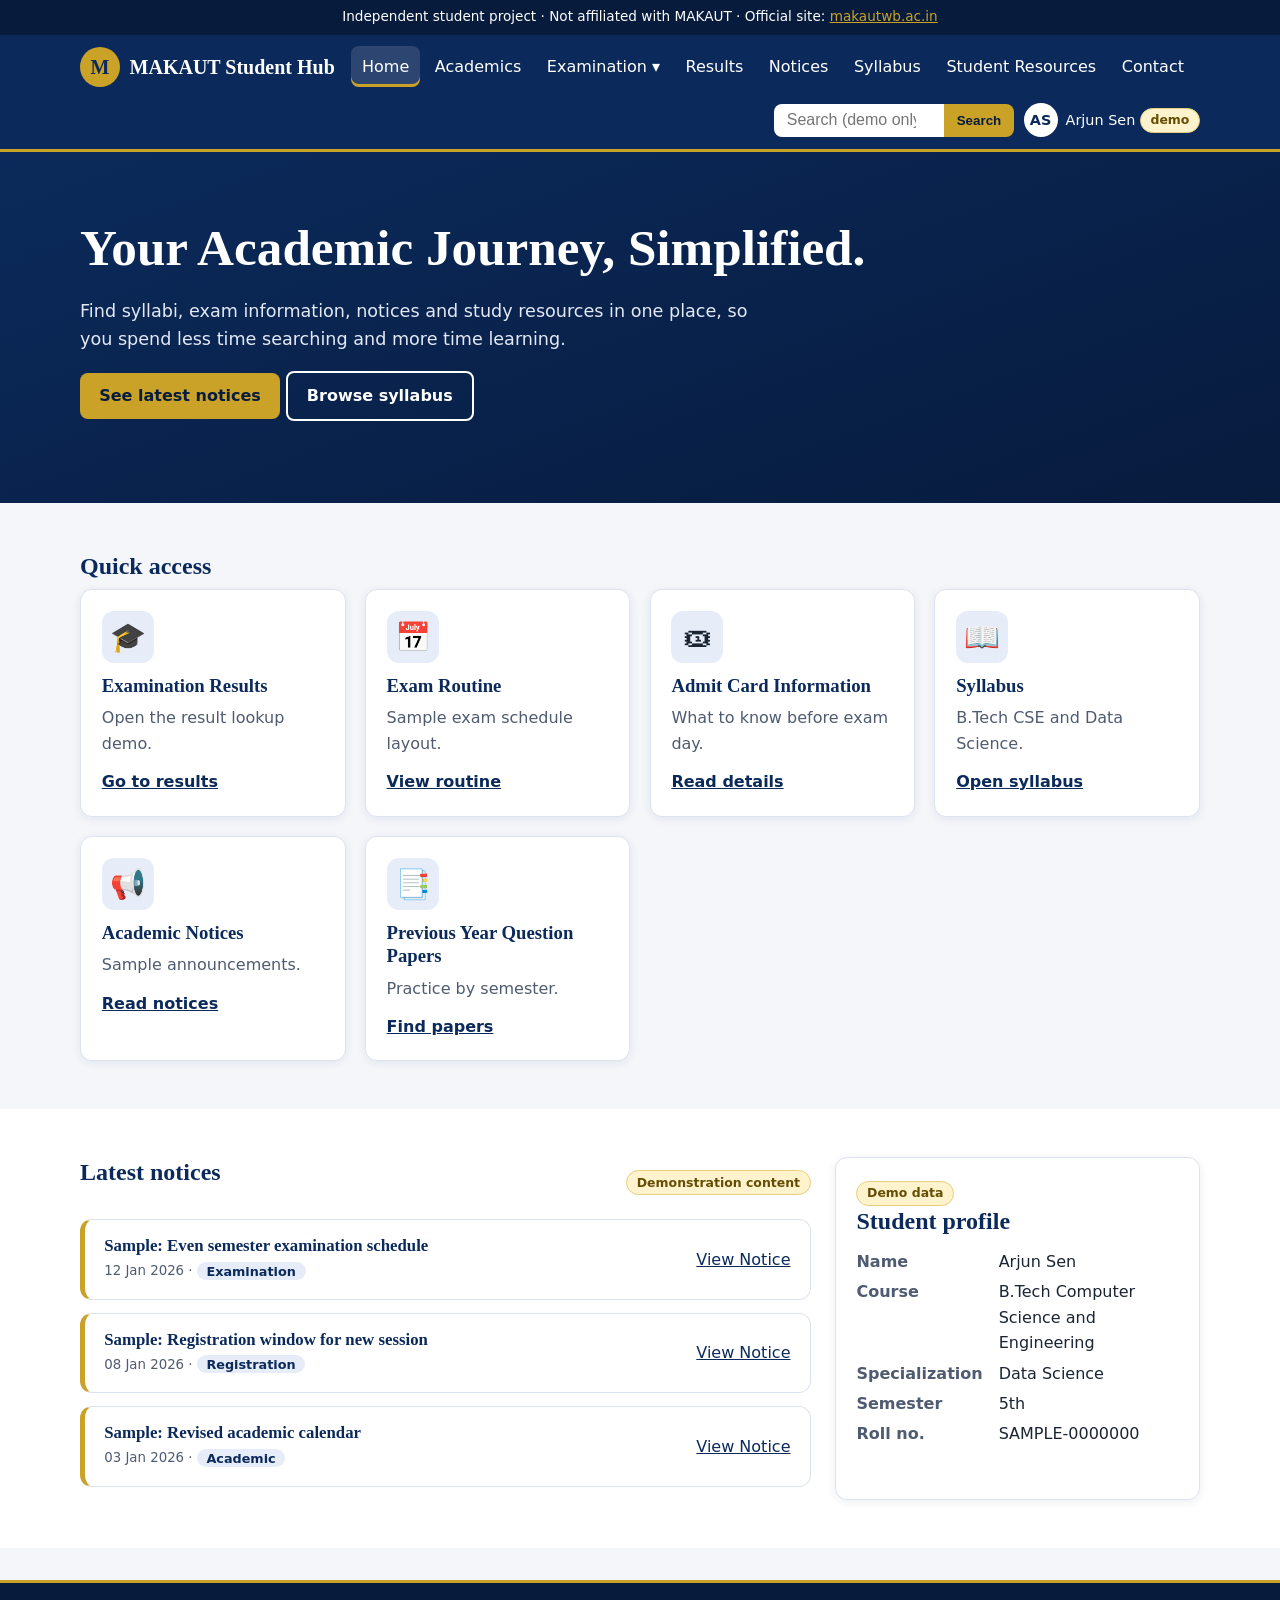
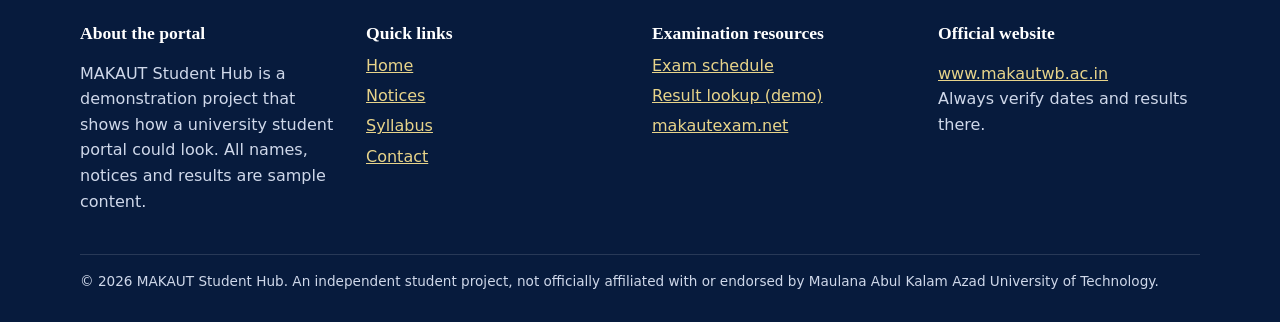
<file: index.html>
<!DOCTYPE html>
<html lang="en">
<head>
  <meta charset="UTF-8">
  <meta name="viewport" content="width=device-width, initial-scale=1">
  <meta name="description" content="MAKAUT Student Hub - an independent student project demo portal.">
  <title>Home | MAKAUT Student Hub</title>
  <link rel="stylesheet" href="css/style.css">
</head>
<body>
<a class="skip" href="#main">Skip to main content</a>
<div class="demo-bar">Independent student project &middot; Not affiliated with MAKAUT &middot; Official site: <a href="https://www.makautwb.ac.in/" target="_blank" rel="noopener">makautwb.ac.in</a></div>
<!-- Header and navigation (same on every page) -->
<header class="site-header">
  <div class="container header-row">
    <a class="brand" href="index.html"><span class="brand-mark" aria-hidden="true">M</span>MAKAUT Student Hub</a>
    <input type="checkbox" id="nav-toggle" class="nav-toggle" aria-label="Toggle menu">
    <label for="nav-toggle" class="nav-button">Menu</label>
    <nav class="main-nav" aria-label="Main navigation">
      <ul>
        <li><a href="index.html" aria-current="page">Home</a></li>
        <li><a href="academics.html">Academics</a></li>
        <li class="has-dropdown"><a href="examination.html">Examination &#9662;</a>
          <div class="dropdown"><a href="examination.html#schedule">Schedule</a><a href="examination.html#admit">Admit card</a><a href="examination.html#guidelines">Guidelines</a></div></li>
        <li><a href="results.html">Results</a></li>
        <li><a href="notices.html">Notices</a></li>
        <li><a href="syllabus.html">Syllabus</a></li>
        <li><a href="academics.html#resources">Student Resources</a></li>
        <li><a href="contact.html">Contact</a></li>
      </ul>
    </nav>
    <div class="header-tools">
      <form class="search" role="search" action="#"><label class="skip" for="q">Search</label><input id="q" type="search" placeholder="Search (demo only)"><button type="button">Search</button></form>
      <div class="profile-chip"><span class="avatar" aria-hidden="true">AS</span><span>Arjun Sen <span class="demo">demo</span></span></div>
    </div>
  </div>
</header>
<main id="main">
<section class="hero">
  <div class="container">
    <h1>Your Academic Journey, Simplified.</h1>
    <p>Find syllabi, exam information, notices and study resources in one place, so you spend less time searching and more time learning.</p>
    <p><a class="btn" href="notices.html">See latest notices</a> <a class="btn btn-outline" style="color:#fff;border-color:#fff" href="syllabus.html">Browse syllabus</a></p>
  </div>
</section>

<!-- Quick-access dashboard -->
<section class="section" aria-labelledby="quick-title">
  <div class="container">
    <h2 id="quick-title">Quick access</h2>
    <div class="grid">
      <article class="card"><div class="icon" aria-hidden="true">&#127891;</div><h3>Examination Results</h3><p>Open the result lookup demo.</p><a class="link" href="results.html">Go to results</a></article>
      <article class="card"><div class="icon" aria-hidden="true">&#128197;</div><h3>Exam Routine</h3><p>Sample exam schedule layout.</p><a class="link" href="examination.html#schedule">View routine</a></article>
      <article class="card"><div class="icon" aria-hidden="true">&#127903;</div><h3>Admit Card Information</h3><p>What to know before exam day.</p><a class="link" href="examination.html#admit">Read details</a></article>
      <article class="card"><div class="icon" aria-hidden="true">&#128214;</div><h3>Syllabus</h3><p>B.Tech CSE and Data Science.</p><a class="link" href="syllabus.html">Open syllabus</a></article>
      <article class="card"><div class="icon" aria-hidden="true">&#128226;</div><h3>Academic Notices</h3><p>Sample announcements.</p><a class="link" href="notices.html">Read notices</a></article>
      <article class="card"><div class="icon" aria-hidden="true">&#128209;</div><h3>Previous Year Question Papers</h3><p>Practice by semester.</p><a class="link" href="academics.html#papers">Find papers</a></article>
    </div>
  </div>
</section>

<section class="section alt">
  <div class="container two-col">
    <div>
      <div class="section-head"><h2>Latest notices</h2><span class="demo">Demonstration content</span></div>
      <article class="notice"><div><h3>Sample: Even semester examination schedule</h3><small>12 Jan 2026 &middot; <span class="tag">Examination</span></small></div><a href="notices.html">View Notice</a></article>
      <article class="notice"><div><h3>Sample: Registration window for new session</h3><small>08 Jan 2026 &middot; <span class="tag">Registration</span></small></div><a href="notices.html">View Notice</a></article>
      <article class="notice"><div><h3>Sample: Revised academic calendar</h3><small>03 Jan 2026 &middot; <span class="tag">Academic</span></small></div><a href="notices.html">View Notice</a></article>
    </div>
    <!-- Student profile card -->
    <aside class="card" aria-labelledby="profile-title">
      <span class="demo">Demo data</span>
      <h2 id="profile-title">Student profile</h2>
      <dl class="profile">
        <dt>Name</dt><dd>Arjun Sen</dd>
        <dt>Course</dt><dd>B.Tech Computer Science and Engineering</dd>
        <dt>Specialization</dt><dd>Data Science</dd>
        <dt>Semester</dt><dd>5th</dd>
        <dt>Roll no.</dt><dd>SAMPLE-0000000</dd>
      </dl>
    </aside>
  </div>
</section>
</main>
<!-- Footer (same on every page) -->
<footer class="site-footer">
  <div class="container">
    <div class="footer-grid">
      <section><h2>About the portal</h2><p>MAKAUT Student Hub is a demonstration project that shows how a university student portal could look. All names, notices and results are sample content.</p></section>
      <section><h2>Quick links</h2><ul><li><a href="index.html">Home</a></li><li><a href="notices.html">Notices</a></li><li><a href="syllabus.html">Syllabus</a></li><li><a href="contact.html">Contact</a></li></ul></section>
      <section><h2>Examination resources</h2><ul><li><a href="examination.html">Exam schedule</a></li><li><a href="results.html">Result lookup (demo)</a></li><li><a href="https://makautexam.net/" target="_blank" rel="noopener">makautexam.net</a></li></ul></section>
      <section><h2>Official website</h2><p><a href="https://www.makautwb.ac.in/" target="_blank" rel="noopener">www.makautwb.ac.in</a><br>Always verify dates and results there.</p></section>
    </div>
    <p class="copyright">&copy; 2026 MAKAUT Student Hub. An independent student project, not officially affiliated with or endorsed by Maulana Abul Kalam Azad University of Technology.</p>
  </div>
</footer>
</body>
</html>
</file>
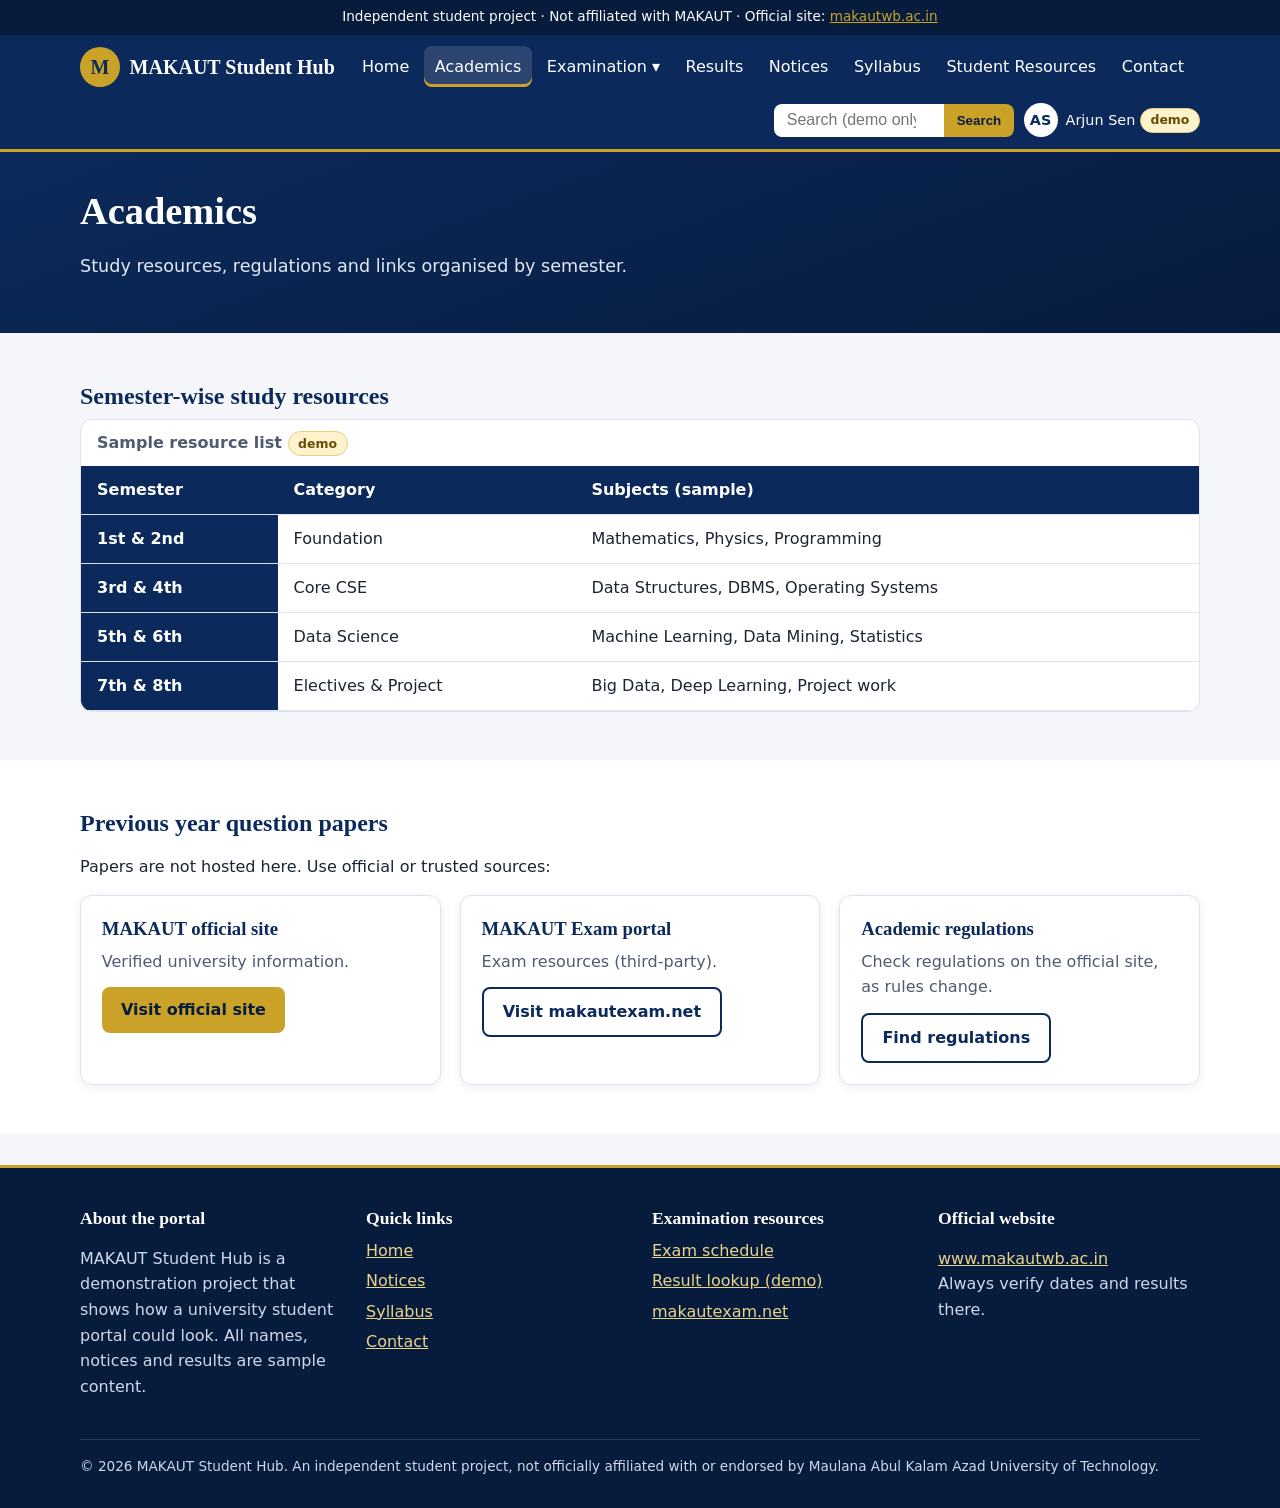
<file: academics.html>
<!DOCTYPE html>
<html lang="en">
<head>
  <meta charset="UTF-8">
  <meta name="viewport" content="width=device-width, initial-scale=1">
  <meta name="description" content="MAKAUT Student Hub - an independent student project demo portal.">
  <title>Academics | MAKAUT Student Hub</title>
  <link rel="stylesheet" href="css/style.css">
</head>
<body>
<a class="skip" href="#main">Skip to main content</a>
<div class="demo-bar">Independent student project &middot; Not affiliated with MAKAUT &middot; Official site: <a href="https://www.makautwb.ac.in/" target="_blank" rel="noopener">makautwb.ac.in</a></div>
<!-- Header and navigation (same on every page) -->
<header class="site-header">
  <div class="container header-row">
    <a class="brand" href="index.html"><span class="brand-mark" aria-hidden="true">M</span>MAKAUT Student Hub</a>
    <input type="checkbox" id="nav-toggle" class="nav-toggle" aria-label="Toggle menu">
    <label for="nav-toggle" class="nav-button">Menu</label>
    <nav class="main-nav" aria-label="Main navigation">
      <ul>
        <li><a href="index.html">Home</a></li>
        <li><a href="academics.html" aria-current="page">Academics</a></li>
        <li class="has-dropdown"><a href="examination.html">Examination &#9662;</a>
          <div class="dropdown"><a href="examination.html#schedule">Schedule</a><a href="examination.html#admit">Admit card</a><a href="examination.html#guidelines">Guidelines</a></div></li>
        <li><a href="results.html">Results</a></li>
        <li><a href="notices.html">Notices</a></li>
        <li><a href="syllabus.html">Syllabus</a></li>
        <li><a href="academics.html#resources">Student Resources</a></li>
        <li><a href="contact.html">Contact</a></li>
      </ul>
    </nav>
    <div class="header-tools">
      <form class="search" role="search" action="#"><label class="skip" for="q">Search</label><input id="q" type="search" placeholder="Search (demo only)"><button type="button">Search</button></form>
      <div class="profile-chip"><span class="avatar" aria-hidden="true">AS</span><span>Arjun Sen <span class="demo">demo</span></span></div>
    </div>
  </div>
</header>
<main id="main">
<section class="hero page-hero"><div class="container"><h1>Academics</h1><p>Study resources, regulations and links organised by semester.</p></div></section>
<section class="section" id="resources">
  <div class="container">
    <h2>Semester-wise study resources</h2>
    <div class="table-wrap"><table>
      <caption>Sample resource list <span class="demo">demo</span></caption>
      <thead><tr><th scope="col">Semester</th><th scope="col">Category</th><th scope="col">Subjects (sample)</th></tr></thead>
      <tbody>
        <tr><th scope="row">1st &amp; 2nd</th><td>Foundation</td><td>Mathematics, Physics, Programming</td></tr>
        <tr><th scope="row">3rd &amp; 4th</th><td>Core CSE</td><td>Data Structures, DBMS, Operating Systems</td></tr>
        <tr><th scope="row">5th &amp; 6th</th><td>Data Science</td><td>Machine Learning, Data Mining, Statistics</td></tr>
        <tr><th scope="row">7th &amp; 8th</th><td>Electives &amp; Project</td><td>Big Data, Deep Learning, Project work</td></tr>
      </tbody></table></div>
  </div>
</section>
<section class="section alt" id="papers">
  <div class="container">
    <h2>Previous year question papers</h2>
    <p>Papers are not hosted here. Use official or trusted sources:</p>
    <div class="grid">
      <article class="card"><h3>MAKAUT official site</h3><p>Verified university information.</p><a class="btn" href="https://www.makautwb.ac.in/" target="_blank" rel="noopener">Visit official site</a></article>
      <article class="card"><h3>MAKAUT Exam portal</h3><p>Exam resources (third-party).</p><a class="btn btn-outline" href="https://makautexam.net/" target="_blank" rel="noopener">Visit makautexam.net</a></article>
      <article class="card"><h3>Academic regulations</h3><p>Check regulations on the official site, as rules change.</p><a class="btn btn-outline" href="https://www.makautwb.ac.in/" target="_blank" rel="noopener">Find regulations</a></article>
    </div>
  </div>
</section>
</main>
<!-- Footer (same on every page) -->
<footer class="site-footer">
  <div class="container">
    <div class="footer-grid">
      <section><h2>About the portal</h2><p>MAKAUT Student Hub is a demonstration project that shows how a university student portal could look. All names, notices and results are sample content.</p></section>
      <section><h2>Quick links</h2><ul><li><a href="index.html">Home</a></li><li><a href="notices.html">Notices</a></li><li><a href="syllabus.html">Syllabus</a></li><li><a href="contact.html">Contact</a></li></ul></section>
      <section><h2>Examination resources</h2><ul><li><a href="examination.html">Exam schedule</a></li><li><a href="results.html">Result lookup (demo)</a></li><li><a href="https://makautexam.net/" target="_blank" rel="noopener">makautexam.net</a></li></ul></section>
      <section><h2>Official website</h2><p><a href="https://www.makautwb.ac.in/" target="_blank" rel="noopener">www.makautwb.ac.in</a><br>Always verify dates and results there.</p></section>
    </div>
    <p class="copyright">&copy; 2026 MAKAUT Student Hub. An independent student project, not officially affiliated with or endorsed by Maulana Abul Kalam Azad University of Technology.</p>
  </div>
</footer>
</body>
</html>
</file>
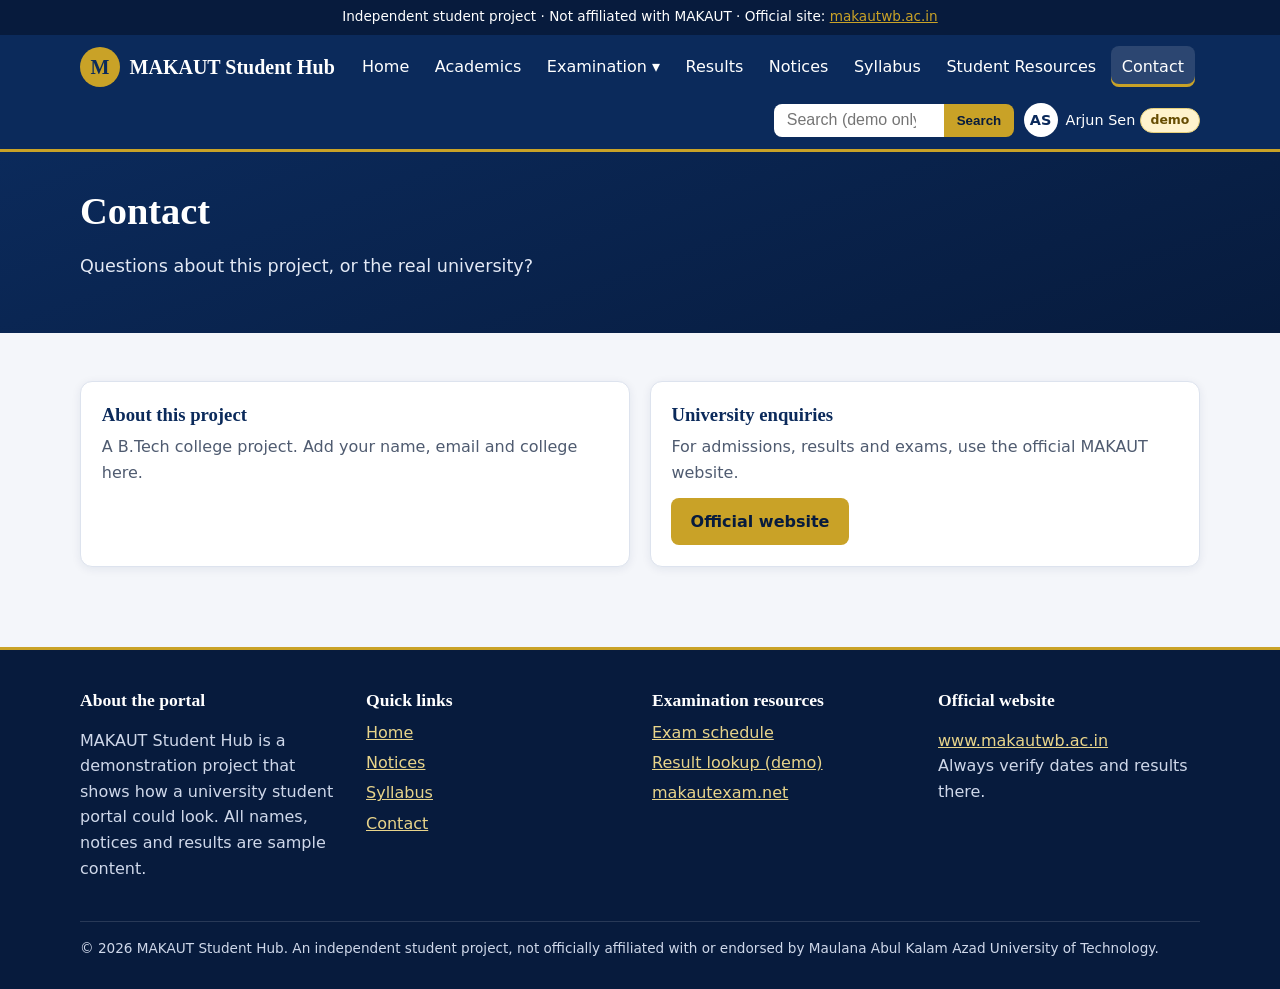
<file: contact.html>
<!DOCTYPE html>
<html lang="en">
<head>
  <meta charset="UTF-8">
  <meta name="viewport" content="width=device-width, initial-scale=1">
  <meta name="description" content="MAKAUT Student Hub - an independent student project demo portal.">
  <title>Contact | MAKAUT Student Hub</title>
  <link rel="stylesheet" href="css/style.css">
</head>
<body>
<a class="skip" href="#main">Skip to main content</a>
<div class="demo-bar">Independent student project &middot; Not affiliated with MAKAUT &middot; Official site: <a href="https://www.makautwb.ac.in/" target="_blank" rel="noopener">makautwb.ac.in</a></div>
<!-- Header and navigation (same on every page) -->
<header class="site-header">
  <div class="container header-row">
    <a class="brand" href="index.html"><span class="brand-mark" aria-hidden="true">M</span>MAKAUT Student Hub</a>
    <input type="checkbox" id="nav-toggle" class="nav-toggle" aria-label="Toggle menu">
    <label for="nav-toggle" class="nav-button">Menu</label>
    <nav class="main-nav" aria-label="Main navigation">
      <ul>
        <li><a href="index.html">Home</a></li>
        <li><a href="academics.html">Academics</a></li>
        <li class="has-dropdown"><a href="examination.html">Examination &#9662;</a>
          <div class="dropdown"><a href="examination.html#schedule">Schedule</a><a href="examination.html#admit">Admit card</a><a href="examination.html#guidelines">Guidelines</a></div></li>
        <li><a href="results.html">Results</a></li>
        <li><a href="notices.html">Notices</a></li>
        <li><a href="syllabus.html">Syllabus</a></li>
        <li><a href="academics.html#resources">Student Resources</a></li>
        <li><a href="contact.html" aria-current="page">Contact</a></li>
      </ul>
    </nav>
    <div class="header-tools">
      <form class="search" role="search" action="#"><label class="skip" for="q">Search</label><input id="q" type="search" placeholder="Search (demo only)"><button type="button">Search</button></form>
      <div class="profile-chip"><span class="avatar" aria-hidden="true">AS</span><span>Arjun Sen <span class="demo">demo</span></span></div>
    </div>
  </div>
</header>
<main id="main">
<section class="hero page-hero"><div class="container"><h1>Contact</h1><p>Questions about this project, or the real university?</p></div></section>
<section class="section"><div class="container grid">
  <article class="card"><h3>About this project</h3><p>A B.Tech college project. Add your name, email and college here.</p></article>
  <article class="card"><h3>University enquiries</h3><p>For admissions, results and exams, use the official MAKAUT website.</p><a class="btn" href="https://www.makautwb.ac.in/" target="_blank" rel="noopener">Official website</a></article>
</div></section>
</main>
<!-- Footer (same on every page) -->
<footer class="site-footer">
  <div class="container">
    <div class="footer-grid">
      <section><h2>About the portal</h2><p>MAKAUT Student Hub is a demonstration project that shows how a university student portal could look. All names, notices and results are sample content.</p></section>
      <section><h2>Quick links</h2><ul><li><a href="index.html">Home</a></li><li><a href="notices.html">Notices</a></li><li><a href="syllabus.html">Syllabus</a></li><li><a href="contact.html">Contact</a></li></ul></section>
      <section><h2>Examination resources</h2><ul><li><a href="examination.html">Exam schedule</a></li><li><a href="results.html">Result lookup (demo)</a></li><li><a href="https://makautexam.net/" target="_blank" rel="noopener">makautexam.net</a></li></ul></section>
      <section><h2>Official website</h2><p><a href="https://www.makautwb.ac.in/" target="_blank" rel="noopener">www.makautwb.ac.in</a><br>Always verify dates and results there.</p></section>
    </div>
    <p class="copyright">&copy; 2026 MAKAUT Student Hub. An independent student project, not officially affiliated with or endorsed by Maulana Abul Kalam Azad University of Technology.</p>
  </div>
</footer>
</body>
</html>
</file>
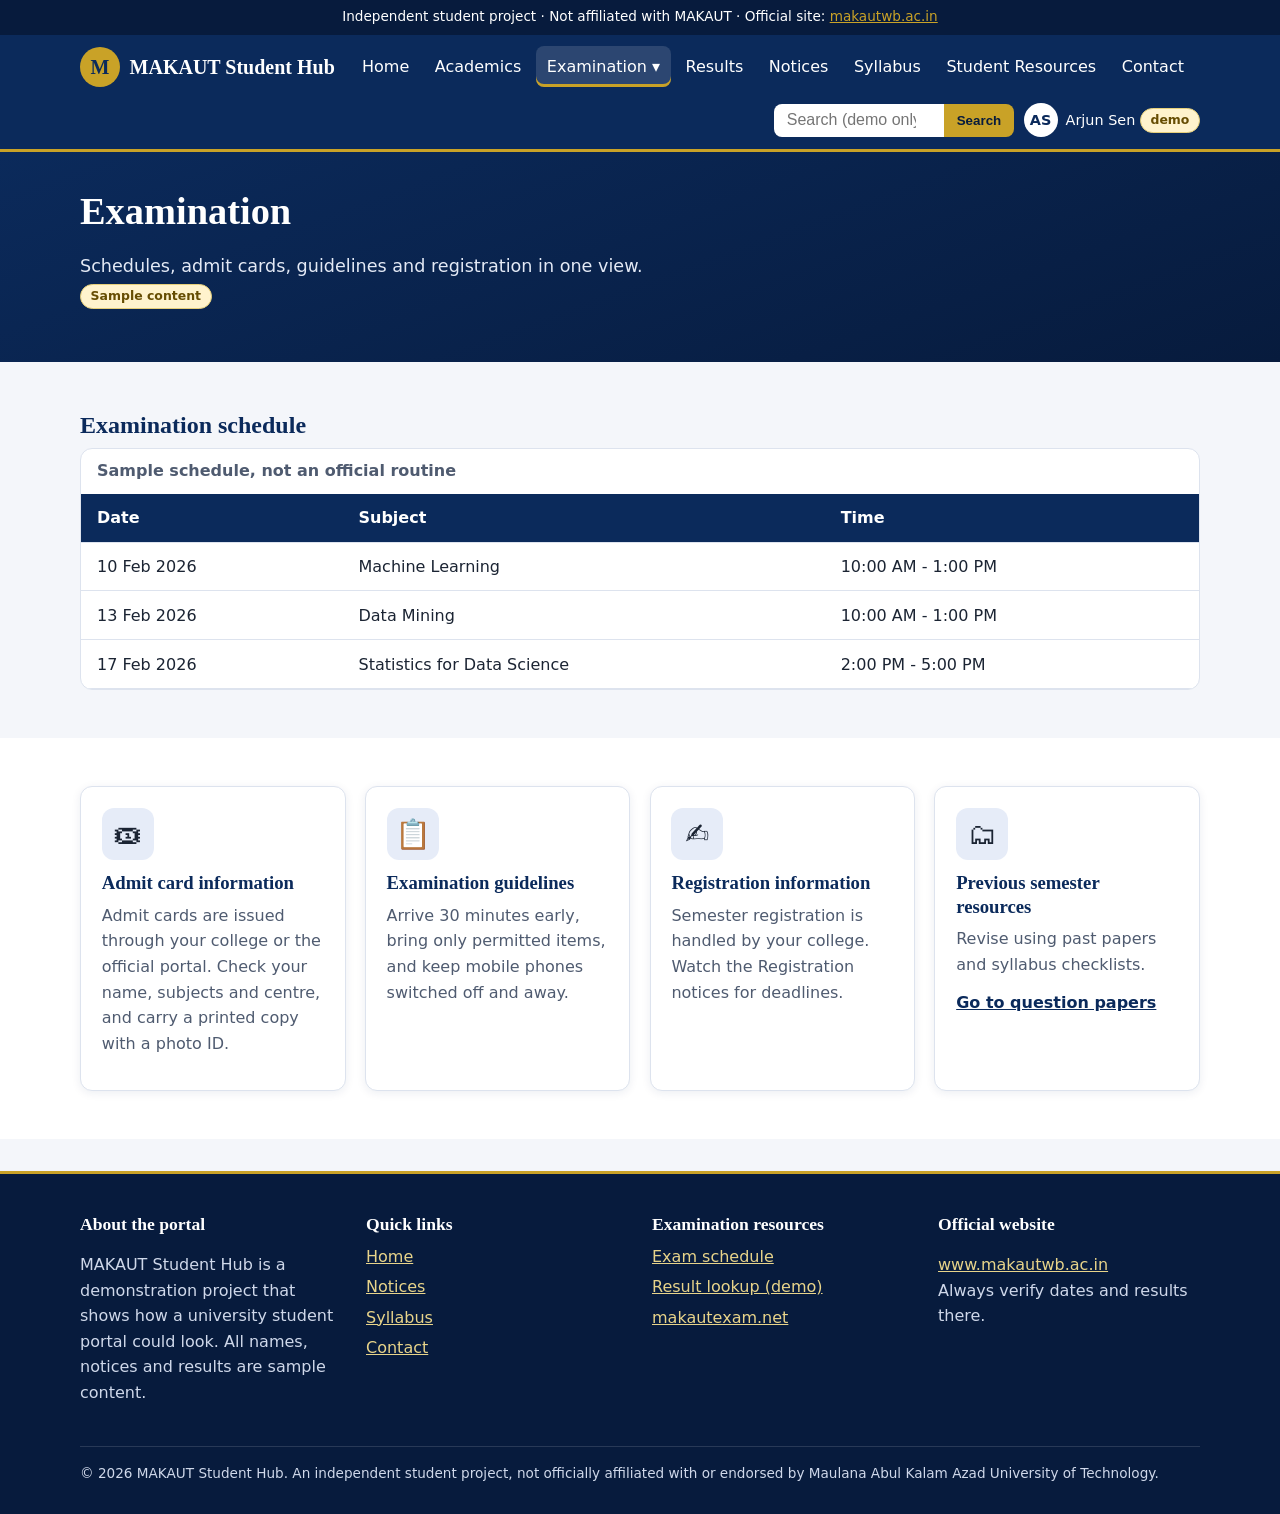
<file: examination.html>
<!DOCTYPE html>
<html lang="en">
<head>
  <meta charset="UTF-8">
  <meta name="viewport" content="width=device-width, initial-scale=1">
  <meta name="description" content="MAKAUT Student Hub - an independent student project demo portal.">
  <title>Examination | MAKAUT Student Hub</title>
  <link rel="stylesheet" href="css/style.css">
</head>
<body>
<a class="skip" href="#main">Skip to main content</a>
<div class="demo-bar">Independent student project &middot; Not affiliated with MAKAUT &middot; Official site: <a href="https://www.makautwb.ac.in/" target="_blank" rel="noopener">makautwb.ac.in</a></div>
<!-- Header and navigation (same on every page) -->
<header class="site-header">
  <div class="container header-row">
    <a class="brand" href="index.html"><span class="brand-mark" aria-hidden="true">M</span>MAKAUT Student Hub</a>
    <input type="checkbox" id="nav-toggle" class="nav-toggle" aria-label="Toggle menu">
    <label for="nav-toggle" class="nav-button">Menu</label>
    <nav class="main-nav" aria-label="Main navigation">
      <ul>
        <li><a href="index.html">Home</a></li>
        <li><a href="academics.html">Academics</a></li>
        <li class="has-dropdown"><a href="examination.html" aria-current="page">Examination &#9662;</a>
          <div class="dropdown"><a href="examination.html#schedule">Schedule</a><a href="examination.html#admit">Admit card</a><a href="examination.html#guidelines">Guidelines</a></div></li>
        <li><a href="results.html">Results</a></li>
        <li><a href="notices.html">Notices</a></li>
        <li><a href="syllabus.html">Syllabus</a></li>
        <li><a href="academics.html#resources">Student Resources</a></li>
        <li><a href="contact.html">Contact</a></li>
      </ul>
    </nav>
    <div class="header-tools">
      <form class="search" role="search" action="#"><label class="skip" for="q">Search</label><input id="q" type="search" placeholder="Search (demo only)"><button type="button">Search</button></form>
      <div class="profile-chip"><span class="avatar" aria-hidden="true">AS</span><span>Arjun Sen <span class="demo">demo</span></span></div>
    </div>
  </div>
</header>
<main id="main">
<section class="hero page-hero"><div class="container"><h1>Examination</h1><p>Schedules, admit cards, guidelines and registration in one view. <span class="demo">Sample content</span></p></div></section>
<section class="section" id="schedule">
  <div class="container">
    <h2>Examination schedule</h2>
    <div class="table-wrap"><table>
      <caption>Sample schedule, not an official routine</caption>
      <thead><tr><th scope="col">Date</th><th scope="col">Subject</th><th scope="col">Time</th></tr></thead>
      <tbody>
        <tr><td>10 Feb 2026</td><td>Machine Learning</td><td>10:00 AM - 1:00 PM</td></tr>
        <tr><td>13 Feb 2026</td><td>Data Mining</td><td>10:00 AM - 1:00 PM</td></tr>
        <tr><td>17 Feb 2026</td><td>Statistics for Data Science</td><td>2:00 PM - 5:00 PM</td></tr>
      </tbody></table></div>
  </div>
</section>
<section class="section alt">
  <div class="container grid">
    <article class="card" id="admit"><div class="icon" aria-hidden="true">&#127903;</div><h3>Admit card information</h3><p>Admit cards are issued through your college or the official portal. Check your name, subjects and centre, and carry a printed copy with a photo ID.</p></article>
    <article class="card" id="guidelines"><div class="icon" aria-hidden="true">&#128203;</div><h3>Examination guidelines</h3><p>Arrive 30 minutes early, bring only permitted items, and keep mobile phones switched off and away.</p></article>
    <article class="card"><div class="icon" aria-hidden="true">&#9997;</div><h3>Registration information</h3><p>Semester registration is handled by your college. Watch the Registration notices for deadlines.</p></article>
    <article class="card"><div class="icon" aria-hidden="true">&#128450;</div><h3>Previous semester resources</h3><p>Revise using past papers and syllabus checklists.</p><a class="link" href="academics.html#papers">Go to question papers</a></article>
  </div>
</section>
</main>
<!-- Footer (same on every page) -->
<footer class="site-footer">
  <div class="container">
    <div class="footer-grid">
      <section><h2>About the portal</h2><p>MAKAUT Student Hub is a demonstration project that shows how a university student portal could look. All names, notices and results are sample content.</p></section>
      <section><h2>Quick links</h2><ul><li><a href="index.html">Home</a></li><li><a href="notices.html">Notices</a></li><li><a href="syllabus.html">Syllabus</a></li><li><a href="contact.html">Contact</a></li></ul></section>
      <section><h2>Examination resources</h2><ul><li><a href="examination.html">Exam schedule</a></li><li><a href="results.html">Result lookup (demo)</a></li><li><a href="https://makautexam.net/" target="_blank" rel="noopener">makautexam.net</a></li></ul></section>
      <section><h2>Official website</h2><p><a href="https://www.makautwb.ac.in/" target="_blank" rel="noopener">www.makautwb.ac.in</a><br>Always verify dates and results there.</p></section>
    </div>
    <p class="copyright">&copy; 2026 MAKAUT Student Hub. An independent student project, not officially affiliated with or endorsed by Maulana Abul Kalam Azad University of Technology.</p>
  </div>
</footer>
</body>
</html>
</file>
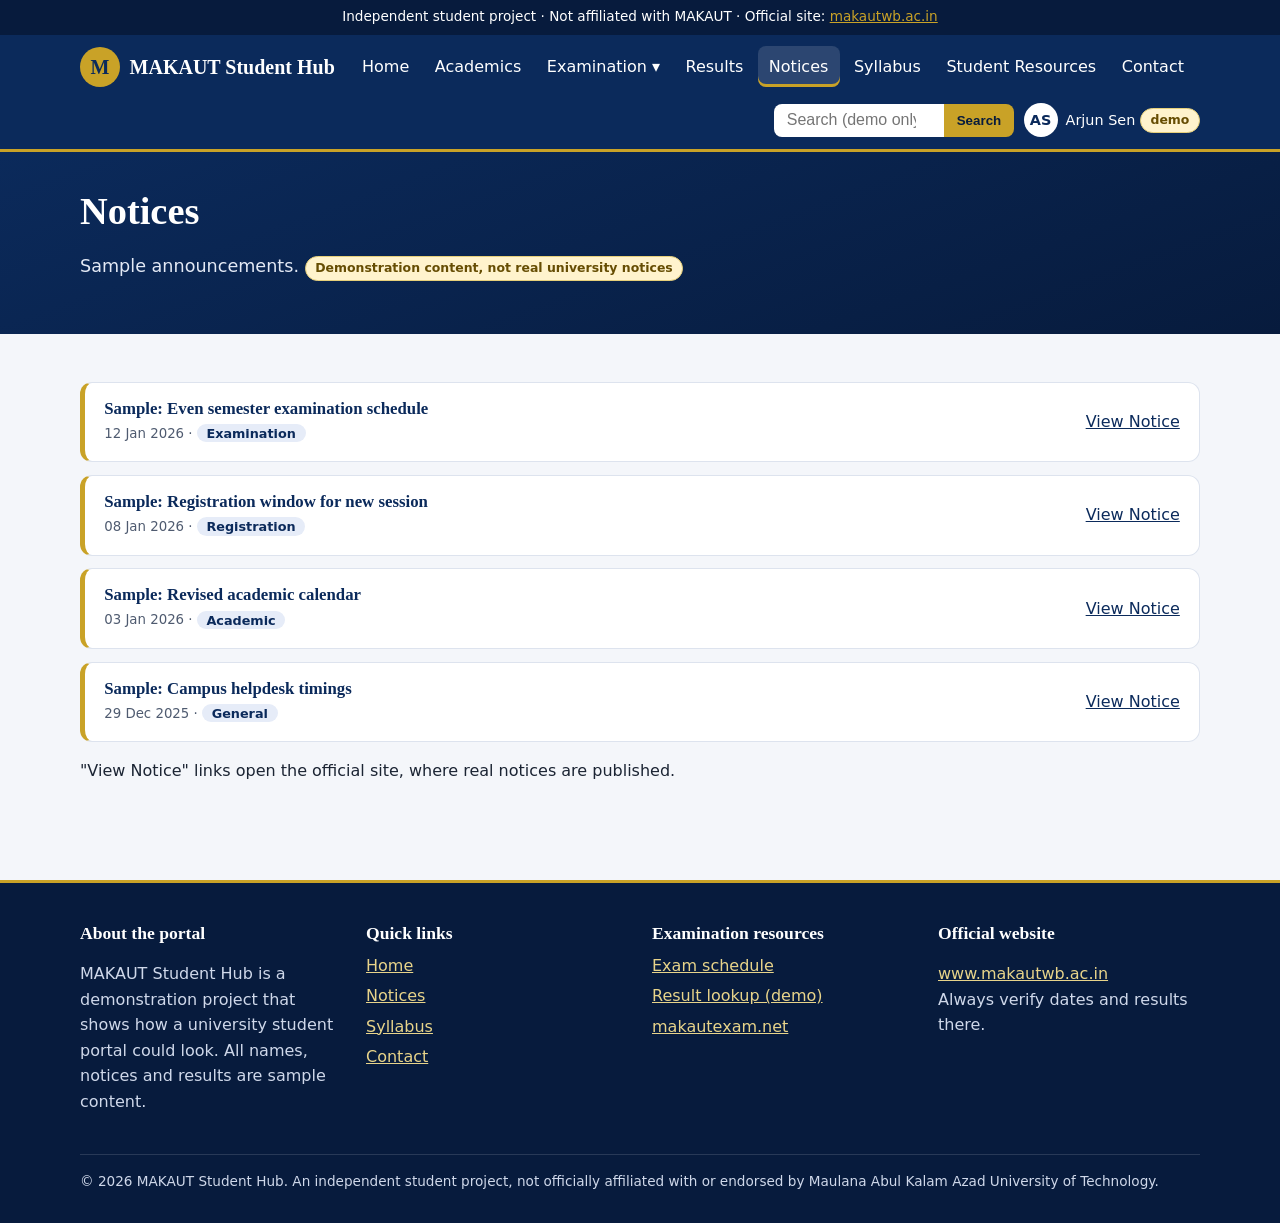
<file: notices.html>
<!DOCTYPE html>
<html lang="en">
<head>
  <meta charset="UTF-8">
  <meta name="viewport" content="width=device-width, initial-scale=1">
  <meta name="description" content="MAKAUT Student Hub - an independent student project demo portal.">
  <title>Notices | MAKAUT Student Hub</title>
  <link rel="stylesheet" href="css/style.css">
</head>
<body>
<a class="skip" href="#main">Skip to main content</a>
<div class="demo-bar">Independent student project &middot; Not affiliated with MAKAUT &middot; Official site: <a href="https://www.makautwb.ac.in/" target="_blank" rel="noopener">makautwb.ac.in</a></div>
<!-- Header and navigation (same on every page) -->
<header class="site-header">
  <div class="container header-row">
    <a class="brand" href="index.html"><span class="brand-mark" aria-hidden="true">M</span>MAKAUT Student Hub</a>
    <input type="checkbox" id="nav-toggle" class="nav-toggle" aria-label="Toggle menu">
    <label for="nav-toggle" class="nav-button">Menu</label>
    <nav class="main-nav" aria-label="Main navigation">
      <ul>
        <li><a href="index.html">Home</a></li>
        <li><a href="academics.html">Academics</a></li>
        <li class="has-dropdown"><a href="examination.html">Examination &#9662;</a>
          <div class="dropdown"><a href="examination.html#schedule">Schedule</a><a href="examination.html#admit">Admit card</a><a href="examination.html#guidelines">Guidelines</a></div></li>
        <li><a href="results.html">Results</a></li>
        <li><a href="notices.html" aria-current="page">Notices</a></li>
        <li><a href="syllabus.html">Syllabus</a></li>
        <li><a href="academics.html#resources">Student Resources</a></li>
        <li><a href="contact.html">Contact</a></li>
      </ul>
    </nav>
    <div class="header-tools">
      <form class="search" role="search" action="#"><label class="skip" for="q">Search</label><input id="q" type="search" placeholder="Search (demo only)"><button type="button">Search</button></form>
      <div class="profile-chip"><span class="avatar" aria-hidden="true">AS</span><span>Arjun Sen <span class="demo">demo</span></span></div>
    </div>
  </div>
</header>
<main id="main">
<section class="hero page-hero"><div class="container"><h1>Notices</h1><p>Sample announcements. <span class="demo">Demonstration content, not real university notices</span></p></div></section>
<section class="section"><div class="container">
  <article class="notice"><div><h3>Sample: Even semester examination schedule</h3><small>12 Jan 2026 &middot; <span class="tag">Examination</span></small></div><a href="https://www.makautwb.ac.in/" target="_blank" rel="noopener">View Notice</a></article>
  <article class="notice"><div><h3>Sample: Registration window for new session</h3><small>08 Jan 2026 &middot; <span class="tag">Registration</span></small></div><a href="https://www.makautwb.ac.in/" target="_blank" rel="noopener">View Notice</a></article>
  <article class="notice"><div><h3>Sample: Revised academic calendar</h3><small>03 Jan 2026 &middot; <span class="tag">Academic</span></small></div><a href="https://www.makautwb.ac.in/" target="_blank" rel="noopener">View Notice</a></article>
  <article class="notice"><div><h3>Sample: Campus helpdesk timings</h3><small>29 Dec 2025 &middot; <span class="tag">General</span></small></div><a href="https://www.makautwb.ac.in/" target="_blank" rel="noopener">View Notice</a></article>
  <p>"View Notice" links open the official site, where real notices are published.</p>
</div></section>
</main>
<!-- Footer (same on every page) -->
<footer class="site-footer">
  <div class="container">
    <div class="footer-grid">
      <section><h2>About the portal</h2><p>MAKAUT Student Hub is a demonstration project that shows how a university student portal could look. All names, notices and results are sample content.</p></section>
      <section><h2>Quick links</h2><ul><li><a href="index.html">Home</a></li><li><a href="notices.html">Notices</a></li><li><a href="syllabus.html">Syllabus</a></li><li><a href="contact.html">Contact</a></li></ul></section>
      <section><h2>Examination resources</h2><ul><li><a href="examination.html">Exam schedule</a></li><li><a href="results.html">Result lookup (demo)</a></li><li><a href="https://makautexam.net/" target="_blank" rel="noopener">makautexam.net</a></li></ul></section>
      <section><h2>Official website</h2><p><a href="https://www.makautwb.ac.in/" target="_blank" rel="noopener">www.makautwb.ac.in</a><br>Always verify dates and results there.</p></section>
    </div>
    <p class="copyright">&copy; 2026 MAKAUT Student Hub. An independent student project, not officially affiliated with or endorsed by Maulana Abul Kalam Azad University of Technology.</p>
  </div>
</footer>
</body>
</html>
</file>
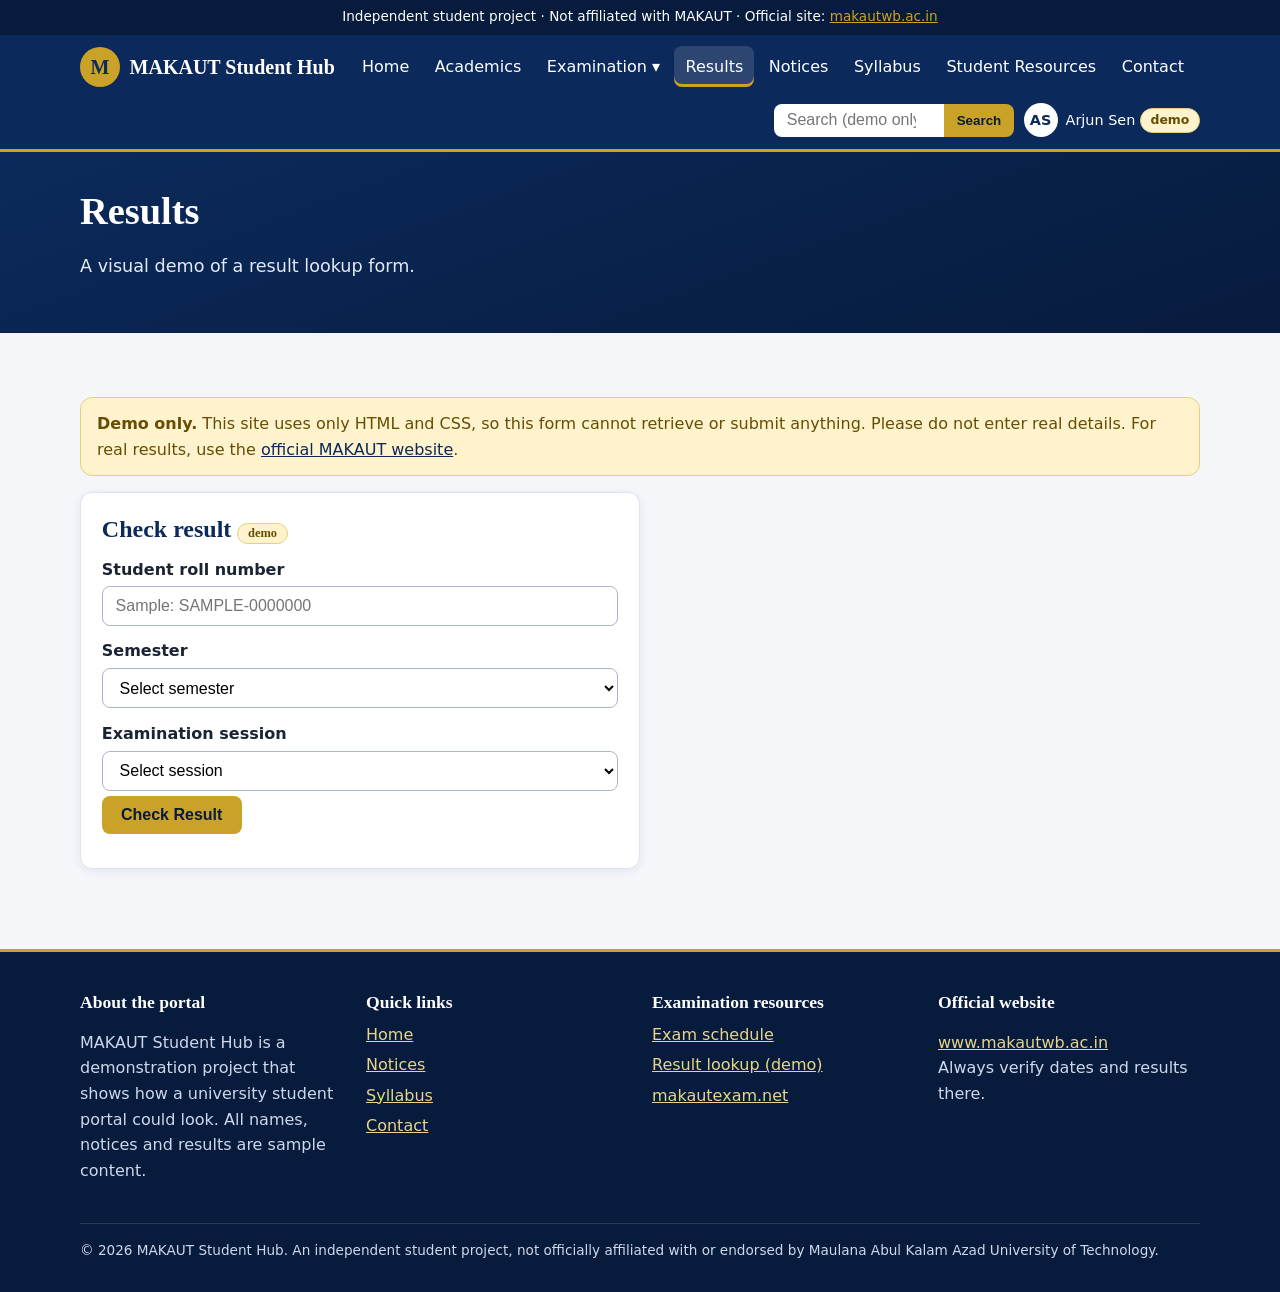
<file: results.html>
<!DOCTYPE html>
<html lang="en">
<head>
  <meta charset="UTF-8">
  <meta name="viewport" content="width=device-width, initial-scale=1">
  <meta name="description" content="MAKAUT Student Hub - an independent student project demo portal.">
  <title>Results | MAKAUT Student Hub</title>
  <link rel="stylesheet" href="css/style.css">
</head>
<body>
<a class="skip" href="#main">Skip to main content</a>
<div class="demo-bar">Independent student project &middot; Not affiliated with MAKAUT &middot; Official site: <a href="https://www.makautwb.ac.in/" target="_blank" rel="noopener">makautwb.ac.in</a></div>
<!-- Header and navigation (same on every page) -->
<header class="site-header">
  <div class="container header-row">
    <a class="brand" href="index.html"><span class="brand-mark" aria-hidden="true">M</span>MAKAUT Student Hub</a>
    <input type="checkbox" id="nav-toggle" class="nav-toggle" aria-label="Toggle menu">
    <label for="nav-toggle" class="nav-button">Menu</label>
    <nav class="main-nav" aria-label="Main navigation">
      <ul>
        <li><a href="index.html">Home</a></li>
        <li><a href="academics.html">Academics</a></li>
        <li class="has-dropdown"><a href="examination.html">Examination &#9662;</a>
          <div class="dropdown"><a href="examination.html#schedule">Schedule</a><a href="examination.html#admit">Admit card</a><a href="examination.html#guidelines">Guidelines</a></div></li>
        <li><a href="results.html" aria-current="page">Results</a></li>
        <li><a href="notices.html">Notices</a></li>
        <li><a href="syllabus.html">Syllabus</a></li>
        <li><a href="academics.html#resources">Student Resources</a></li>
        <li><a href="contact.html">Contact</a></li>
      </ul>
    </nav>
    <div class="header-tools">
      <form class="search" role="search" action="#"><label class="skip" for="q">Search</label><input id="q" type="search" placeholder="Search (demo only)"><button type="button">Search</button></form>
      <div class="profile-chip"><span class="avatar" aria-hidden="true">AS</span><span>Arjun Sen <span class="demo">demo</span></span></div>
    </div>
  </div>
</header>
<main id="main">
<section class="hero page-hero"><div class="container"><h1>Results</h1><p>A visual demo of a result lookup form.</p></div></section>
<section class="section">
  <div class="container">
    <div class="note"><strong>Demo only.</strong> This site uses only HTML and CSS, so this form cannot retrieve or submit anything. Please do not enter real details. For real results, use the <a href="https://www.makautwb.ac.in/" target="_blank" rel="noopener">official MAKAUT website</a>.</div>
    <form class="card form-card" action="#">
      <h2>Check result <span class="demo">demo</span></h2>
      <label for="roll">Student roll number</label>
      <input id="roll" name="roll" type="text" placeholder="Sample: SAMPLE-0000000" autocomplete="off">
      <label for="sem">Semester</label>
      <select id="sem" name="sem"><option>Select semester</option><option>1st</option><option>2nd</option><option>3rd</option><option>4th</option><option>5th</option><option>6th</option><option>7th</option><option>8th</option></select>
      <label for="session">Examination session</label>
      <select id="session" name="session"><option>Select session</option><option>2025-26 (Even)</option><option>2025-26 (Odd)</option><option>2024-25 (Even)</option></select>
      <p><button class="btn" type="button">Check Result</button></p>
    </form>
  </div>
</section>
</main>
<!-- Footer (same on every page) -->
<footer class="site-footer">
  <div class="container">
    <div class="footer-grid">
      <section><h2>About the portal</h2><p>MAKAUT Student Hub is a demonstration project that shows how a university student portal could look. All names, notices and results are sample content.</p></section>
      <section><h2>Quick links</h2><ul><li><a href="index.html">Home</a></li><li><a href="notices.html">Notices</a></li><li><a href="syllabus.html">Syllabus</a></li><li><a href="contact.html">Contact</a></li></ul></section>
      <section><h2>Examination resources</h2><ul><li><a href="examination.html">Exam schedule</a></li><li><a href="results.html">Result lookup (demo)</a></li><li><a href="https://makautexam.net/" target="_blank" rel="noopener">makautexam.net</a></li></ul></section>
      <section><h2>Official website</h2><p><a href="https://www.makautwb.ac.in/" target="_blank" rel="noopener">www.makautwb.ac.in</a><br>Always verify dates and results there.</p></section>
    </div>
    <p class="copyright">&copy; 2026 MAKAUT Student Hub. An independent student project, not officially affiliated with or endorsed by Maulana Abul Kalam Azad University of Technology.</p>
  </div>
</footer>
</body>
</html>
</file>
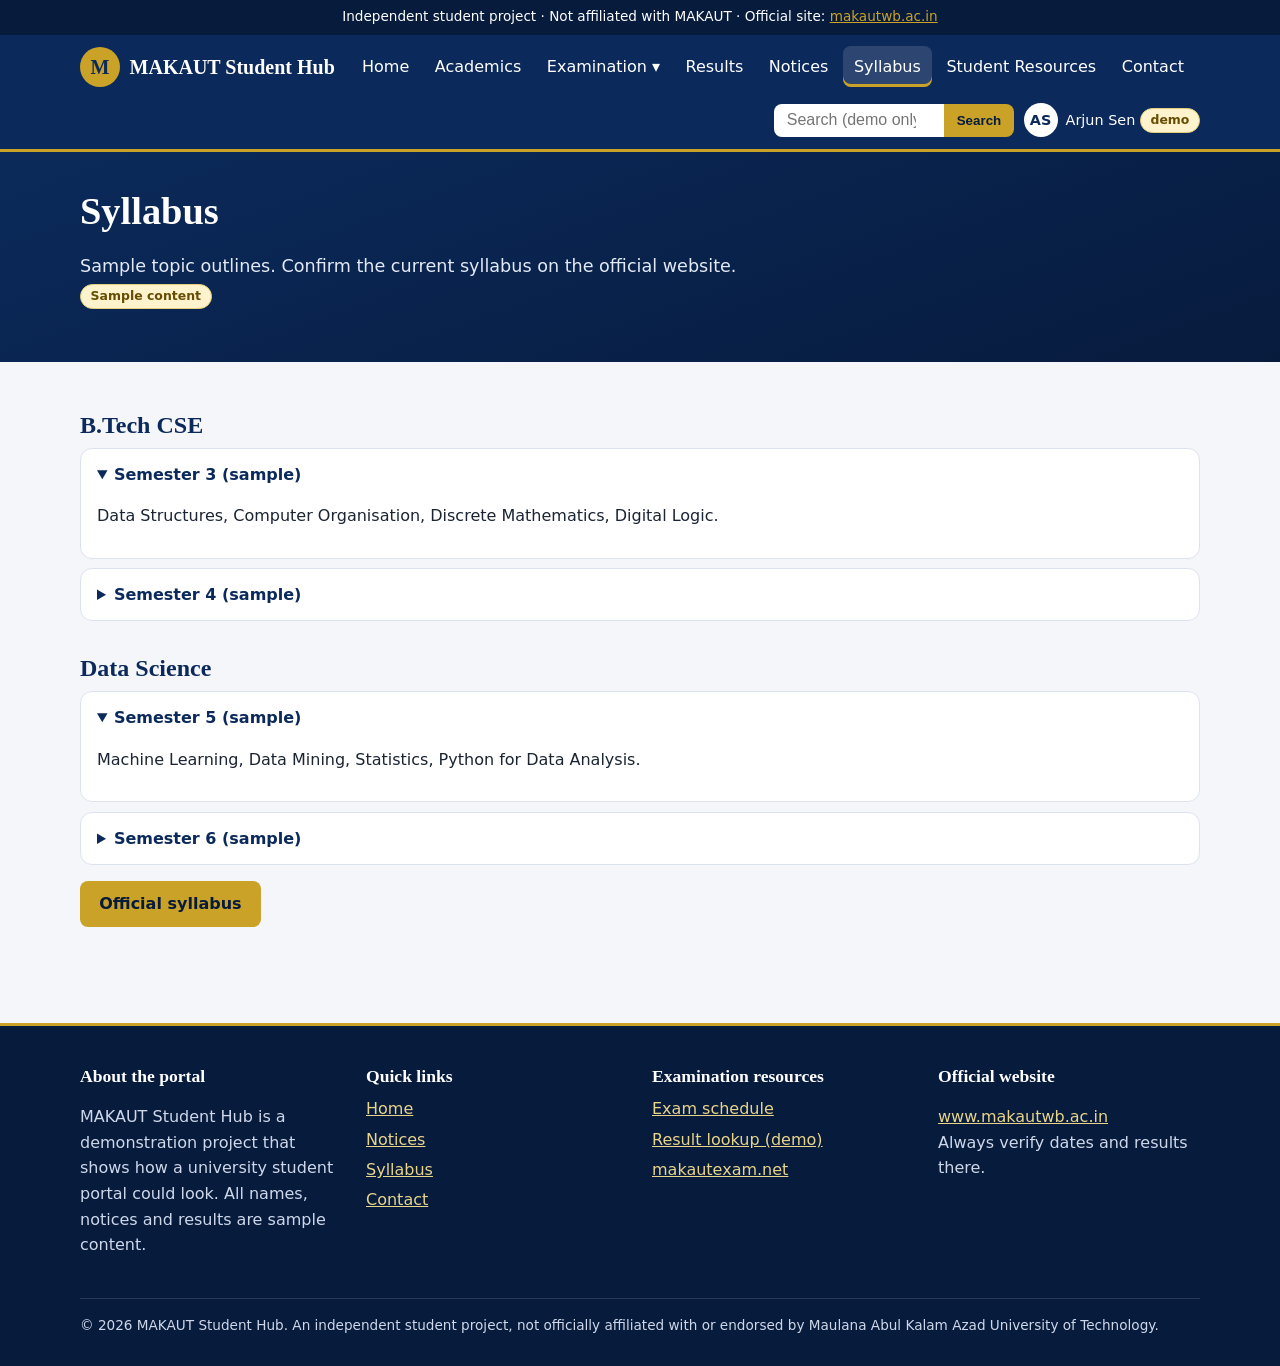
<file: syllabus.html>
<!DOCTYPE html>
<html lang="en">
<head>
  <meta charset="UTF-8">
  <meta name="viewport" content="width=device-width, initial-scale=1">
  <meta name="description" content="MAKAUT Student Hub - an independent student project demo portal.">
  <title>Syllabus | MAKAUT Student Hub</title>
  <link rel="stylesheet" href="css/style.css">
</head>
<body>
<a class="skip" href="#main">Skip to main content</a>
<div class="demo-bar">Independent student project &middot; Not affiliated with MAKAUT &middot; Official site: <a href="https://www.makautwb.ac.in/" target="_blank" rel="noopener">makautwb.ac.in</a></div>
<!-- Header and navigation (same on every page) -->
<header class="site-header">
  <div class="container header-row">
    <a class="brand" href="index.html"><span class="brand-mark" aria-hidden="true">M</span>MAKAUT Student Hub</a>
    <input type="checkbox" id="nav-toggle" class="nav-toggle" aria-label="Toggle menu">
    <label for="nav-toggle" class="nav-button">Menu</label>
    <nav class="main-nav" aria-label="Main navigation">
      <ul>
        <li><a href="index.html">Home</a></li>
        <li><a href="academics.html">Academics</a></li>
        <li class="has-dropdown"><a href="examination.html">Examination &#9662;</a>
          <div class="dropdown"><a href="examination.html#schedule">Schedule</a><a href="examination.html#admit">Admit card</a><a href="examination.html#guidelines">Guidelines</a></div></li>
        <li><a href="results.html">Results</a></li>
        <li><a href="notices.html">Notices</a></li>
        <li><a href="syllabus.html" aria-current="page">Syllabus</a></li>
        <li><a href="academics.html#resources">Student Resources</a></li>
        <li><a href="contact.html">Contact</a></li>
      </ul>
    </nav>
    <div class="header-tools">
      <form class="search" role="search" action="#"><label class="skip" for="q">Search</label><input id="q" type="search" placeholder="Search (demo only)"><button type="button">Search</button></form>
      <div class="profile-chip"><span class="avatar" aria-hidden="true">AS</span><span>Arjun Sen <span class="demo">demo</span></span></div>
    </div>
  </div>
</header>
<main id="main">
<section class="hero page-hero"><div class="container"><h1>Syllabus</h1><p>Sample topic outlines. Confirm the current syllabus on the official website. <span class="demo">Sample content</span></p></div></section>
<section class="section"><div class="container">
  <h2>B.Tech CSE</h2>
  <details open><summary>Semester 3 (sample)</summary><p>Data Structures, Computer Organisation, Discrete Mathematics, Digital Logic.</p></details>
  <details><summary>Semester 4 (sample)</summary><p>Algorithms, Operating Systems, DBMS, Formal Languages.</p></details>
  <h2 style="margin-top:2rem">Data Science</h2>
  <details open><summary>Semester 5 (sample)</summary><p>Machine Learning, Data Mining, Statistics, Python for Data Analysis.</p></details>
  <details><summary>Semester 6 (sample)</summary><p>Deep Learning, Big Data Analytics, Data Visualisation, Mini project.</p></details>
  <p><a class="btn" href="https://www.makautwb.ac.in/" target="_blank" rel="noopener">Official syllabus</a></p>
</div></section>
</main>
<!-- Footer (same on every page) -->
<footer class="site-footer">
  <div class="container">
    <div class="footer-grid">
      <section><h2>About the portal</h2><p>MAKAUT Student Hub is a demonstration project that shows how a university student portal could look. All names, notices and results are sample content.</p></section>
      <section><h2>Quick links</h2><ul><li><a href="index.html">Home</a></li><li><a href="notices.html">Notices</a></li><li><a href="syllabus.html">Syllabus</a></li><li><a href="contact.html">Contact</a></li></ul></section>
      <section><h2>Examination resources</h2><ul><li><a href="examination.html">Exam schedule</a></li><li><a href="results.html">Result lookup (demo)</a></li><li><a href="https://makautexam.net/" target="_blank" rel="noopener">makautexam.net</a></li></ul></section>
      <section><h2>Official website</h2><p><a href="https://www.makautwb.ac.in/" target="_blank" rel="noopener">www.makautwb.ac.in</a><br>Always verify dates and results there.</p></section>
    </div>
    <p class="copyright">&copy; 2026 MAKAUT Student Hub. An independent student project, not officially affiliated with or endorsed by Maulana Abul Kalam Azad University of Technology.</p>
  </div>
</footer>
</body>
</html>
</file>
<file: css/style.css>
/* MAKAUT Student Hub - independent student project. Change colors in :root. */
:root{--navy:#0b2a5b;--navy-dark:#071b3d;--gold:#c9a227;--bg:#f4f6fa;--card:#fff;--text:#1b2433;--muted:#4f5b70;--line:#dde3ee;--radius:12px;--shadow:0 2px 10px rgba(11,42,91,.08)}
*{box-sizing:border-box}
html{scroll-behavior:smooth}
body{margin:0;font-family:"Segoe UI",system-ui,Roboto,Arial,sans-serif;color:var(--text);background:var(--bg);line-height:1.6}
h1,h2,h3{font-family:Georgia,"Times New Roman",serif;color:var(--navy);line-height:1.25;margin:0 0 .5rem}
a{color:var(--navy)}
a:focus-visible,button:focus-visible,input:focus-visible,select:focus-visible,summary:focus-visible{outline:3px solid var(--gold);outline-offset:2px}
.container{width:min(1120px,92%);margin-inline:auto}
.skip{position:absolute;left:-999px}.skip:focus{left:8px;top:8px;background:#fff;padding:.5rem;z-index:99}

/* Demo notice bar */
.demo-bar{background:var(--navy-dark);color:#fff;font-size:.85rem;text-align:center;padding:.4rem 1rem}
.demo-bar a{color:var(--gold)}

/* Header + navigation */
.site-header{background:var(--navy);color:#fff;position:sticky;top:0;z-index:50;border-bottom:3px solid var(--gold)}
.header-row{display:flex;align-items:center;gap:1rem;flex-wrap:wrap;padding:.7rem 0}
.brand{display:flex;align-items:center;gap:.6rem;color:#fff;text-decoration:none;font-family:Georgia,serif;font-size:1.25rem;font-weight:700}
.brand-mark{width:40px;height:40px;border-radius:50%;background:var(--gold);color:var(--navy);display:grid;place-items:center;font-weight:800}
.nav-toggle{display:none}
.nav-button{display:none;margin-left:auto;cursor:pointer;border:1px solid #fff5;padding:.35rem .7rem;border-radius:8px}
.main-nav ul{list-style:none;display:flex;gap:.2rem;margin:0;padding:0;flex-wrap:wrap}
.main-nav a{color:#fff;text-decoration:none;padding:.5rem .7rem;border-radius:8px;display:block;transition:background .2s}
.main-nav a:hover,.main-nav a[aria-current="page"]{background:#ffffff22;box-shadow:inset 0 -3px var(--gold)}
.has-dropdown{position:relative}
.dropdown{display:none;position:absolute;top:100%;left:0;min-width:200px;background:#fff;border-radius:var(--radius);box-shadow:var(--shadow);padding:.4rem;z-index:10}
.main-nav .dropdown{display:none;flex-direction:column}
.has-dropdown:hover .dropdown,.has-dropdown:focus-within .dropdown{display:flex}
.main-nav .dropdown a{color:var(--navy)}.main-nav .dropdown a:hover{background:var(--bg)}
.header-tools{display:flex;gap:.6rem;align-items:center;margin-left:auto}
.search{display:flex}
.search input{padding:.45rem .8rem;border:0;border-radius:8px 0 0 8px;width:170px}
.search button{border:0;background:var(--gold);color:var(--navy-dark);font-weight:700;padding:.45rem .8rem;border-radius:0 8px 8px 0}
.profile-chip{display:flex;align-items:center;gap:.5rem;font-size:.9rem}
.avatar{width:34px;height:34px;border-radius:50%;background:#fff;color:var(--navy);display:grid;place-items:center;font-weight:700}

/* Hero */
.hero{background:linear-gradient(160deg,var(--navy),var(--navy-dark));color:#fff;padding:4rem 0}
.hero h1{color:#fff;font-size:clamp(2rem,5vw,3.2rem);margin-bottom:1rem}
.hero p{max-width:60ch;color:#e3e9f5;font-size:1.1rem}
.page-hero{padding:2.2rem 0}.page-hero h1{font-size:clamp(1.7rem,4vw,2.4rem)}

/* Buttons & badges */
.btn{display:inline-block;background:var(--gold);color:var(--navy-dark);font-weight:700;text-decoration:none;border:0;padding:.65rem 1.2rem;border-radius:8px;cursor:pointer;transition:transform .15s,background .2s;font-size:1rem}
.btn:hover{background:#dab93e;transform:translateY(-2px)}
.btn-outline{background:transparent;color:var(--navy);border:2px solid var(--navy)}.btn-outline:hover{background:var(--navy);color:#fff}
.demo{display:inline-block;background:#fff3cd;color:#664d03;border:1px solid #e6cf7a;border-radius:99px;font-size:.78rem;padding:.1rem .6rem;font-weight:600}
.tag{font-size:.8rem;font-weight:600;padding:.1rem .6rem;border-radius:99px;background:#e6ecf8;color:var(--navy)}

/* Layout blocks */
.section{padding:3rem 0}.section.alt{background:#fff}
.section-head{display:flex;justify-content:space-between;align-items:end;gap:1rem;flex-wrap:wrap;margin-bottom:1.5rem}
.grid{display:grid;gap:1.2rem;grid-template-columns:repeat(auto-fit,minmax(250px,1fr))}
.card{background:var(--card);border:1px solid var(--line);border-radius:var(--radius);padding:1.3rem;box-shadow:var(--shadow);transition:transform .2s,box-shadow .2s}
.card:hover{transform:translateY(-3px);box-shadow:0 8px 20px rgba(11,42,91,.14)}
.icon{font-size:1.8rem;width:52px;height:52px;display:grid;place-items:center;background:#e6ecf8;border-radius:12px;margin-bottom:.7rem}
.card p{color:var(--muted);margin:.3rem 0 .8rem}
.card a.link{font-weight:700}
.two-col{display:grid;gap:1.5rem;grid-template-columns:2fr 1fr}

/* Notices */
.notice{display:flex;justify-content:space-between;gap:1rem;align-items:center;flex-wrap:wrap;background:#fff;border:1px solid var(--line);border-left:5px solid var(--gold);border-radius:var(--radius);padding:1rem 1.2rem;margin-bottom:.8rem}
.notice h3{font-size:1.05rem;margin:0}.notice small{color:var(--muted)}

/* Tables & forms */
.table-wrap{overflow-x:auto;background:#fff;border:1px solid var(--line);border-radius:var(--radius)}
table{border-collapse:collapse;width:100%;min-width:520px}
th,td{text-align:left;padding:.7rem 1rem;border-bottom:1px solid var(--line)}
th{background:var(--navy);color:#fff}
caption{text-align:left;padding:.6rem 1rem;font-weight:600;color:var(--muted)}
.form-card{max-width:560px}
label{display:block;font-weight:600;margin:.8rem 0 .25rem}
input,select{width:100%;padding:.6rem .8rem;border:1px solid #aab4c8;border-radius:8px;font-size:1rem;background:#fff}
.note{background:#fff3cd;border:1px solid #e6cf7a;border-radius:var(--radius);padding:.8rem 1rem;margin:1rem 0;color:#664d03}
dl.profile{display:grid;grid-template-columns:auto 1fr;gap:.3rem 1rem;margin:.8rem 0 0}
dl.profile dt{font-weight:600;color:var(--muted)}dl.profile dd{margin:0}
details{background:#fff;border:1px solid var(--line);border-radius:var(--radius);padding:.8rem 1rem;margin-bottom:.6rem}
summary{cursor:pointer;font-weight:600;color:var(--navy)}

/* Footer */
.site-footer{background:var(--navy-dark);color:#cfd8ea;padding:2.5rem 0 1rem;margin-top:2rem;border-top:3px solid var(--gold)}
.site-footer h2{color:#fff;font-size:1.1rem}
.site-footer a{color:#e8d48a}
.footer-grid{display:grid;gap:1.5rem;grid-template-columns:repeat(auto-fit,minmax(200px,1fr))}
.site-footer ul{list-style:none;padding:0;margin:0}.site-footer li{margin:.3rem 0}
.copyright{border-top:1px solid #ffffff22;margin-top:1.5rem;padding-top:1rem;font-size:.85rem}

/* Responsive */
@media (max-width:900px){
 .two-col{grid-template-columns:1fr}
 .nav-button{display:block}
 .main-nav{display:none;width:100%;order:5}
 .nav-toggle:checked ~ .main-nav{display:block}
 .main-nav ul{flex-direction:column}
 .header-tools{width:100%;margin-left:0;order:4}.search{flex:1}.search input{width:100%}
 .dropdown{position:static;box-shadow:none}
}
@media (prefers-reduced-motion:reduce){*{transition:none!important;scroll-behavior:auto!important}}
</file>
